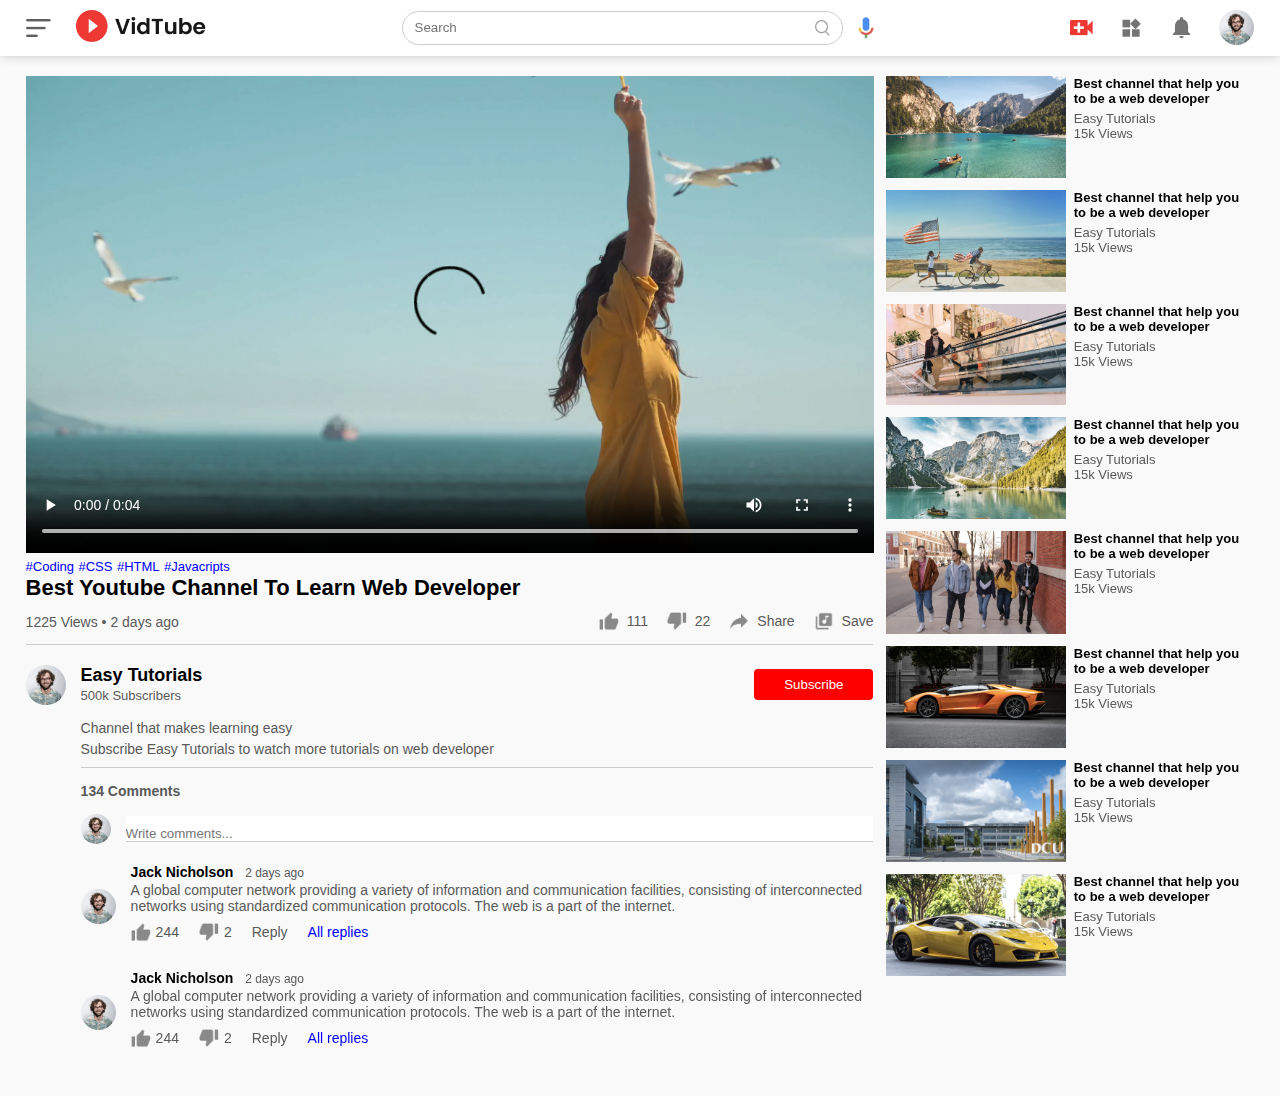
<file: play-video.html>
<!DOCTYPE html>
<html lang="en">
<head>
    <meta charset="UTF-8">
    <meta http-equiv="X-UA-Compatible" content="IE=edge">
    <meta name="viewport" content="width=device-width, initial-scale=1.0">
    <title>Document</title>
    <link rel="stylesheet" href="./access/css/youtube.css">
</head>
<body>
    
    
            <!-- ********nav********  -->
            <nav class="flex-div">
                <div class="nav-left flex-div">
                    <img src="./access/img/youtube/menu.png" class="menu-icon">
                    <a href="youtube.html">
                        <img src="./access/img/youtube/logo.png" class="logo">
                    </a>
                </div>
        
                <div class="nav-middle flex-div">
                    <div class="search-box flex-div">
                        <input type="text" placeholder="Search">
                        <img src="./access/img/youtube/search.png">
                    </div>
                    <img src="./access/img/youtube/voice-search.png" class="mic-icon">
                </div>
        
                <div class="nav-right flex-div">
                    <img src="./access/img/youtube/upload.png">
                    <img src="./access/img/youtube/more.png">
                    <img src="./access/img/youtube/notification.png">
                    <img src="./access/img/youtube/Jack.png" class="user-icon">
                    
                </div>
            </nav>

            <div class="container play-container">
                <div class="row">
                    <div class="play-video">
                        <video autoplay controls>
                            <source src="./access/img/youtube/video.mp4" type="video/mp4">
                        </video>

                        <div class="tags">
                            <a href="">#Coding</a>
                            <a href="">#CSS</a>
                            <a href="">#HTML</a>
                            <a href="">#Javacripts</a>
                        </div>

                        <h3>Best Youtube Channel To Learn Web Developer</h3>
                        <div class="play-video-info">
                            <p>1225 Views &bull; 2 days ago</p>
                            <div>
                                <a href=""><img src="./access/img/youtube/like.png">111</a>
                                <a href=""><img src="./access/img/youtube/dislike.png">22</a>
                                <a href=""><img src="./access/img/youtube/share.png">Share</a>
                                <a href=""><img src="./access/img/youtube/save.png">Save</a>
                            </div>
                        </div>
                        <hr>
                        <div class="plublisher">
                            <img src="./access/img/youtube/Jack.png">
                            <div>
                                <p>Easy Tutorials</p>
                                <span>500k Subscribers</span>
                            </div>
                            <button type="button">Subscribe</button>
                        </div>
                        <div class="vid-description">
                            <p>Channel that makes learning easy</p>
                            <p>Subscribe Easy Tutorials to watch more tutorials on web developer</p>
                            <hr>
                            <h4>134 Comments</h4>

                            <div class="add-comment">
                                <img src="./access/img/youtube/Jack.png">
                                <input type="text" placeholder="Write comments...">
                            </div>
                            <div class="old-comment">
                                <img src="./access/img/youtube/Jack.png">
                                <div>
                                    <h3>Jack Nicholson <span>2 days ago</span></h3>
                                    <p>A global computer network providing a variety 
                                        of information and communication facilities,
                                        consisting of interconnected networks using 
                                        standardized communication protocols. The web 
                                        is a part of the internet.</p>
                                    
                                        <div class="acomment-action">
                                            <img src="./access/img/youtube/like.png">
                                            <span>244</span>
                                            <img src="./access/img/youtube/dislike.png">
                                            <span>2</span>
                                            <span>Reply</span>
                                            <a href="">All replies</a>
                                        </div>
                                </div>
                            </div>

                            <div class="old-comment">
                                <img src="./access/img/youtube/Jack.png">
                                <div>
                                    <h3>Jack Nicholson <span>2 days ago</span></h3>
                                    <p>A global computer network providing a variety 
                                        of information and communication facilities,
                                        consisting of interconnected networks using 
                                        standardized communication protocols. The web 
                                        is a part of the internet.</p>
                                    
                                        <div class="acomment-action">
                                            <img src="./access/img/youtube/like.png">
                                            <span>244</span>
                                            <img src="./access/img/youtube/dislike.png">
                                            <span>2</span>
                                            <span>Reply</span>
                                            <a href="">All replies</a>
                                        </div>
                                </div>
                            </div>
                        </div>

                    </div>
                    <div class="right-sidebar">

                        <div class="side-video-list">
                            <a href="" class="small-thumbnail"><img src="./access/img/youtube/thumbnail1.png"></a>
                            <div class="vid-info">
                                <a href="">Best channel that help you to be a web developer</a>
                                <p>Easy Tutorials</p>
                                <p>15k Views</p>
                            </div>
                        </div>

                        <div class="side-video-list">
                            <a href="" class="small-thumbnail"><img src="./access/img/youtube/thumbnail2.png"></a>
                            <div class="vid-info">
                                <a href="">Best channel that help you to be a web developer</a>
                                <p>Easy Tutorials</p>
                                <p>15k Views</p>
                            </div>
                        </div>

                        <div class="side-video-list">
                            <a href="" class="small-thumbnail"><img src="./access/img/youtube/thumbnail3.png"></a>
                            <div class="vid-info">
                                <a href="">Best channel that help you to be a web developer</a>
                                <p>Easy Tutorials</p>
                                <p>15k Views</p>
                            </div>
                        </div>

                        <div class="side-video-list">
                            <a href="" class="small-thumbnail"><img src="./access/img/youtube/thumbnail4.png"></a>
                            <div class="vid-info">
                                <a href="">Best channel that help you to be a web developer</a>
                                <p>Easy Tutorials</p>
                                <p>15k Views</p>
                            </div>
                        </div>

                        <div class="side-video-list">
                            <a href="" class="small-thumbnail"><img src="./access/img/youtube/thumbnail5.png"></a>
                            <div class="vid-info">
                                <a href="">Best channel that help you to be a web developer</a>
                                <p>Easy Tutorials</p>
                                <p>15k Views</p>
                            </div>
                        </div>

                        <div class="side-video-list">
                            <a href="" class="small-thumbnail"><img src="./access/img/youtube/thumbnail6.png"></a>
                            <div class="vid-info">
                                <a href="">Best channel that help you to be a web developer</a>
                                <p>Easy Tutorials</p>
                                <p>15k Views</p>
                            </div>
                        </div>

                        <div class="side-video-list">
                            <a href="" class="small-thumbnail"><img src="./access/img/youtube/thumbnail7.png"></a>
                            <div class="vid-info">
                                <a href="">Best channel that help you to be a web developer</a>
                                <p>Easy Tutorials</p>
                                <p>15k Views</p>
                            </div>
                        </div>

                        <div class="side-video-list">
                            <a href="" class="small-thumbnail"><img src="./access/img/youtube/thumbnail8.png"></a>
                            <div class="vid-info">
                                <a href="">Best channel that help you to be a web developer</a>
                                <p>Easy Tutorials</p>
                                <p>15k Views</p>
                            </div>
                        </div>
                    </div>
                </div>
            </div>
    <script src="./access/js/youtube.js"></script>
</body>
</html>
</file>
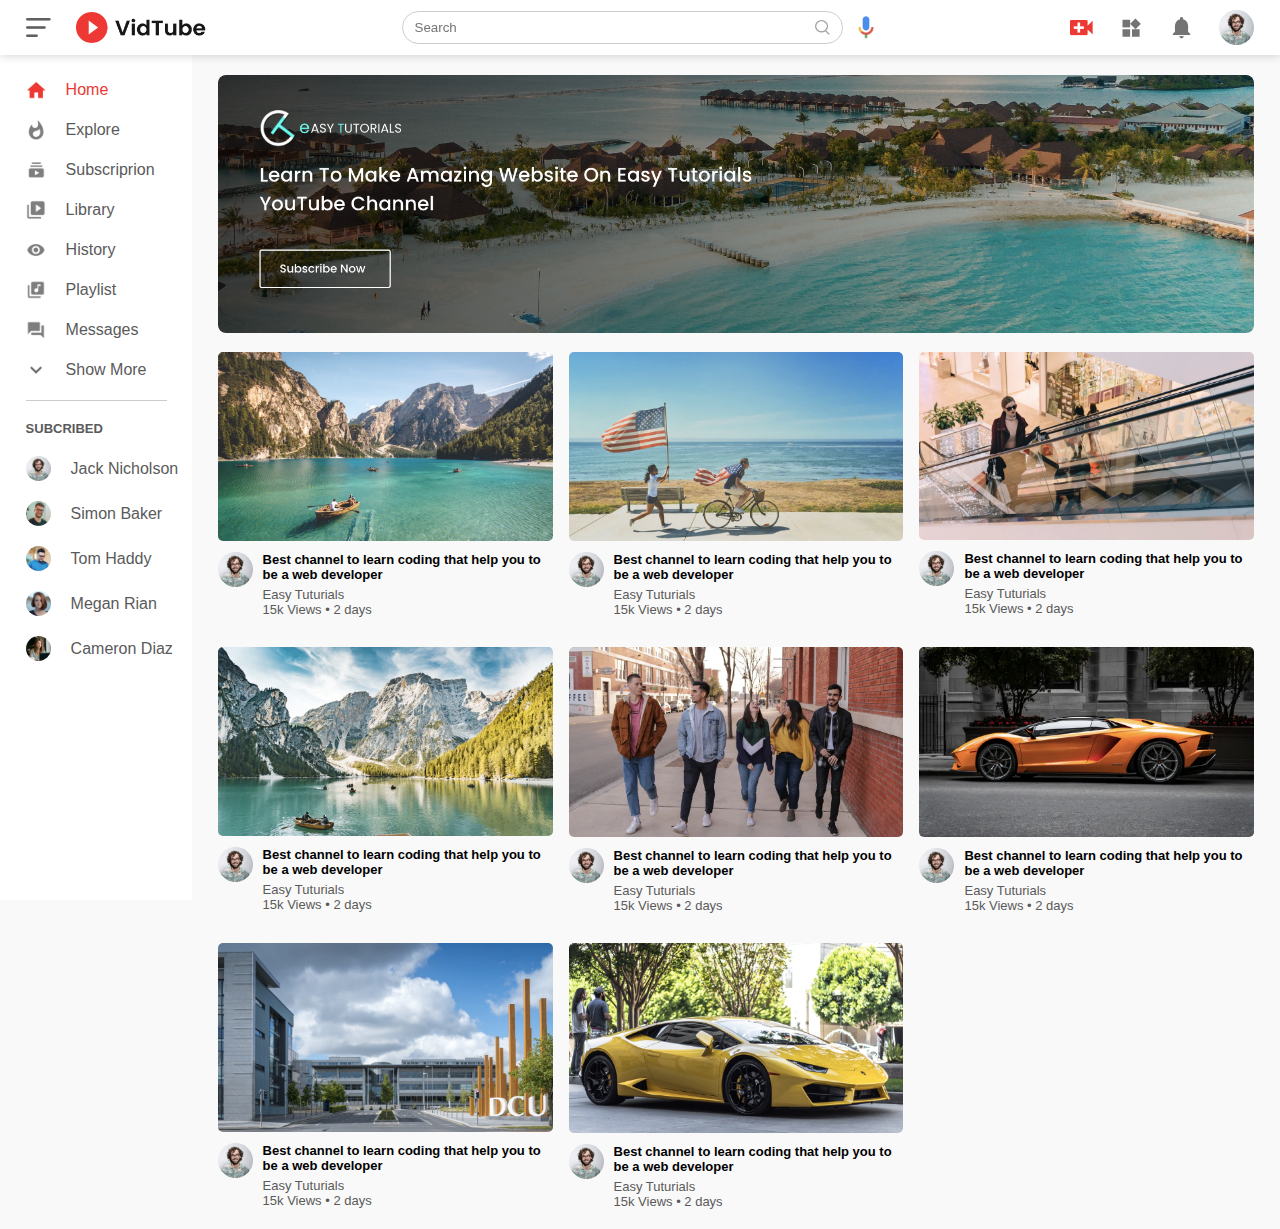
<file: youtube.html>
<!DOCTYPE html>
<html lang="en">
<head>
    <meta charset="UTF-8">
    <meta http-equiv="X-UA-Compatible" content="IE=edge">
    <meta name="viewport" content="width=device-width, initial-scale=1.0">
    <title>Document</title>
    <link rel="stylesheet" href="./access/css/youtube.css">
</head>
<body>
    
            <!-- ********nav********  -->
    <nav class="flex-div">
        <div class="nav-left flex-div">
            <img src="./access/img/youtube/menu.png" class="menu-icon">
            <img src="./access/img/youtube/logo.png" class="logo">
        </div>

        <div class="nav-middle flex-div">
            <div class="search-box flex-div">
                <input type="text" placeholder="Search">
                <img src="./access/img/youtube/search.png">
            </div>
            <img src="./access/img/youtube/voice-search.png" class="mic-icon">
        </div>

        <div class="nav-right flex-div">
            <img src="./access/img/youtube/upload.png">
            <img src="./access/img/youtube/more.png">
            <img src="./access/img/youtube/notification.png">
            <img src="./access/img/youtube/Jack.png" class="user-icon">
            
        </div>
    </nav>
            <!--*********** sibar ********** -->
    <div class="sidebar">
        <div class="shortcut-links">
            <a href=""><img src="./access/img/youtube/home.png"><p>Home</p></a>
            <a href=""><img src="./access/img/youtube/explore.png"><p>Explore</p></a>
            <a href=""><img src="./access/img/youtube/subscriprion.png"><p>Subscriprion</p></a>
            <a href=""><img src="./access/img/youtube/library.png"><p>Library</p></a>
            <a href=""><img src="./access/img/youtube/history.png"><p>History</p></a>
            <a href=""><img src="./access/img/youtube/playlist.png"><p>Playlist</p></a>
            <a href=""><img src="./access/img/youtube/messages.png"><p>Messages</p></a>
            <a href=""><img src="./access/img/youtube/show-more.png"><p>Show More</p></a>
            <hr>
        </div>

        <div class="subcribed-list">
            <h3>SUBCRIBED</h3>
            <a href=""><img src="./access/img/youtube/Jack.png"><p>Jack Nicholson</p></a>
            <a href=""><img src="./access/img/youtube/simon.png"><p>Simon Baker</p></a>
            <a href=""><img src="./access/img/youtube/tom.png"><p>Tom Haddy</p></a>
            <a href=""><img src="./access/img/youtube/megan.png"><p>Megan Rian</p></a>
            <a href=""><img src="./access/img/youtube/cameron.png"><p>Cameron Diaz</p></a>
        </div>
    </div>
            <!--*********** main******** -->
    <div class="container">
        <div class="banner">
            <img src="./access/img/youtube/banner.png">
        </div>
        <div class="list-container">
            <div class="vid-list">
                <a href="play-video.html"><img src="./access/img/youtube/thumbnail1.png" class="thumbnail"></a>
                <div class="flex-div">
                    <img src="./access/img/youtube/Jack.png">
                    <div class="vid-info">
                        <a href="play-video.html">Best channel to learn coding that help you to be a web developer</a>
                        <p>Easy Tuturials</p>
                        <p>15k Views &bull; 2 days</p>
                    </div>
                </div>
            </div>
            <div class="vid-list">
                <a href=""><img src="./access/img/youtube/thumbnail2.png" class="thumbnail"></a>
                <div class="flex-div">
                    <img src="./access/img/youtube/Jack.png">
                    <div class="vid-info">
                        <a href="">Best channel to learn coding that help you to be a web developer</a>
                        <p>Easy Tuturials</p>
                        <p>15k Views &bull; 2 days</p>
                    </div>
                </div>
            </div>
            <div class="vid-list">
                <a href=""><img src="./access/img/youtube/thumbnail3.png" class="thumbnail"></a>
                <div class="flex-div">
                    <img src="./access/img/youtube/Jack.png">
                    <div class="vid-info">
                        <a href="">Best channel to learn coding that help you to be a web developer</a>
                        <p>Easy Tuturials</p>
                        <p>15k Views &bull; 2 days</p>
                    </div>
                </div>
            </div>
            <div class="vid-list">
                <a href=""><img src="./access/img/youtube/thumbnail4.png" class="thumbnail"></a>
                <div class="flex-div">
                    <img src="./access/img/youtube/Jack.png">
                    <div class="vid-info">
                        <a href="">Best channel to learn coding that help you to be a web developer</a>
                        <p>Easy Tuturials</p>
                        <p>15k Views &bull; 2 days</p>
                    </div>
                </div>
            </div>
            <div class="vid-list">
                <a href=""><img src="./access/img/youtube/thumbnail5.png" class="thumbnail"></a>
                <div class="flex-div">
                    <img src="./access/img/youtube/Jack.png">
                    <div class="vid-info">
                        <a href="">Best channel to learn coding that help you to be a web developer</a>
                        <p>Easy Tuturials</p>
                        <p>15k Views &bull; 2 days</p>
                    </div>
                </div>
            </div>
            <div class="vid-list">
                <a href=""><img src="./access/img/youtube/thumbnail6.png" class="thumbnail"></a>
                <div class="flex-div">
                    <img src="./access/img/youtube/Jack.png">
                    <div class="vid-info">
                        <a href="">Best channel to learn coding that help you to be a web developer</a>
                        <p>Easy Tuturials</p>
                        <p>15k Views &bull; 2 days</p>
                    </div>
                </div>
            </div>
           
            <div class="vid-list">
                <a href=""><img src="./access/img/youtube/thumbnail7.png" class="thumbnail"></a>
                <div class="flex-div">
                    <img src="./access/img/youtube/Jack.png">
                    <div class="vid-info">
                        <a href="">Best channel to learn coding that help you to be a web developer</a>
                        <p>Easy Tuturials</p>
                        <p>15k Views &bull; 2 days</p>
                    </div>
                </div>
            </div>
            <div class="vid-list">
                <a href=""><img src="./access/img/youtube/thumbnail8.png" class="thumbnail"></a>
                <div class="flex-div">
                    <img src="./access/img/youtube/Jack.png">
                    <div class="vid-info">
                        <a href="">Best channel to learn coding that help you to be a web developer</a>
                        <p>Easy Tuturials</p>
                        <p>15k Views &bull; 2 days</p>
                    </div>
                </div>
            </div>
        </div>


    </div>


    <script src="./access/js/youtube.js"></script>
</body>
</html>
</file>
<file: access/css/youtube.css>
*{
    margin: 0;
    padding: 0;
    box-sizing: border-box;
    font-family: 'poppins', sans-serif;
}

a{
    text-decoration: none;
    color: #5a5a5a;
}

img{
    cursor: pointer;
}

.flex-div{
    display: flex;
    align-items: center;
}

nav{
    justify-content: space-between;
    padding: 10px 2%;
    background: #fff;
    position: sticky;
    top: 0;
    z-index: 10;
    box-shadow: 0 0 10px rgba(0, 0, 0, 0.2);
}

.nav-right img{
    width: 25px;
    margin-right: 25px;
}

.nav-right .user-icon{
    width: 35px;
    border-radius: 50%;
    margin-right: 0;
}

.nav-left .menu-icon{
    width: 25px;
    margin-right: 25px;
}

.nav-left .logo{
    width: 130px;
}

.nav-middle .mic-icon{
    width: 16px;
}

.nav-middle .search-box{
    border: 1px solid #ccc;
    border-radius: 25px;
    margin-right: 15px;
    padding: 8px 12px;
}

.nav-middle .search-box input{
    width: 400px;
    background: transparent;
    border: 0;
    outline: 0;
}

.nav-middle .search-box img{
    width: 15px;
}

/* *********** sibar ********** */
.sidebar{
    background: #fff;
    width: 15%;
    height: 100vh;
    position: fixed;
    top: 0;
    padding-left: 2%;
    padding-top: 80px;
}

.small-sidebar{
    width: 5%;
}

.small-sidebar p{
    display: none;
}

.small-sidebar h3{
    display: none;
}

.small-sidebar hr{
    width: 50%;
    margin-bottom: 25px;
}

.shortcut-links img{
    width: 20px;
    margin-right: 20px;
}

.shortcut-links a{
    display: flex;
    align-items: center;
    margin-bottom: 20px;
    width: fit-content;
    flex-wrap: wrap;
}

.shortcut-links a:first-child{
    color: #ed3833;
}

.sidebar hr{
    height: 1px;
    background: #ccc;
    width: 85%;
    border: 0;
}

.subcribed-list h3{
    font-size: 13px;
    margin: 20px 0;
    color: #5a5a5a;
}

.subcribed-list a{
    display: flex;
    align-items: center;
    margin-bottom: 20px;
    width: fit-content;
    flex-wrap: wrap;
}

.subcribed-list a img{
    width: 25px;
    border-radius: 50%;
    margin-right: 20px;
}

/* *********** main********  */
.container{
    padding: 20px 2% 20px 17%;
    background: #f9f9f9;
}

.large-container{
    padding-left: 7%;
}


.banner{
    width: 100%;
}

.banner img{
    width: 100%;
    border-radius: 8px;
}

.list-container{
    display: grid;
    grid-template-columns: repeat(auto-fit, minmax(250px, 1fr));
    grid-column-gap:16px ;
    grid-row-gap:30px ;
    margin-top: 15px;
}

.vid-list .thumbnail{
    width: 100%;
    border-radius: 5px;
}

.vid-list .flex-div{
    align-items: flex-start;
    margin-top: 7px;
}

.vid-list .flex-div img{
    width: 35px;
    margin-right: 10px;
    border-radius: 50%;
}

.vid-info{
    color: #5a5a5a;
    font-size: 13px;
}

.vid-info a{
    font-weight: 600;
    color: #000;
    display: block;
    margin-bottom: 5px;
}


@media (max-width: 900px){
    .menu-icon{
        display: none;
    }
    .sidebar{
        display: none;
    }
    .container, .large-container{
        padding-left: 5%;
        padding-right: 5%;
    }
    .nav-middle .search-box input{
        width: 100px;
    }
    .nav-right img{
        display: none;
    }
    .nav-right .user-icon{
        display: block;
        width: 30px;
    }
    .nav-middle .mic-icon{
        display: none;
    }
    .nav-left .logo{
        width: 90px;
    }
}

/* ***********play video page ********** */
.play-container{
    padding-left: 2%;
}

.row{
    display: flex;
    justify-content: space-between;
    flex-wrap: wrap;
}

.play-video{
    flex-basis: 69%;
}

.right-sidebar{
    flex-basis: 30%;
}

.play-video video{
    width: 100%;
}

.side-video-list{
    display: flex;
    justify-content: space-between;
    margin-bottom: 8px;
}

.side-video-list img{
    width: 100%;
}

.side-video-list .small-thumbnail{
    flex-basis: 49%;
}

.side-video-list .vid-info{
    flex-basis: 49%;

}

.play-video .tags a{
    color: #0000ff;
    font-size: 13px;
}

.play-video h3{
    font-weight: 600;
    font-size: 22px;
}

.play-video .play-video-info{
    display: flex;
    align-items: center;
    justify-content: space-between;
    flex-wrap: wrap;
    margin-top: 10px;
    font-size: 14px;
    color: #5a5a5a;
}

.play-video-info a img{
    width: 20px;
    margin-right: 8px;
}

.play-video-info a{
    display: inline-flex;
    align-items: center;
    margin-left: 15px;
}

.play-video hr{
    height: 1px;
    background: #ccc;
    border: 0;
    margin: 10px 0;
}

.plublisher{
    display: flex;
    align-items: center;
    margin-top: 20px;
}

.plublisher div{
    flex: 1;
}

.plublisher img{
    width: 40px;
    border-radius: 50%;
    margin-right: 15px;
}

.plublisher div p{
    font-weight: 600;
    color: #000;
    font-size: 18px;
}

.plublisher div span{
    font-size: 13px;
    color: #5a5a5a;
}

.plublisher button{
    background: red;
    color: #fff;
    padding: 8px 30px;
    border: 0;
    outline: 0;
    border-radius: 4px;
    cursor: pointer;
}

.vid-description{
    padding-left: 55px;
    margin: 15px 0;
}

.vid-description p{
    font-size: 14px;
    margin-bottom: 5px;
    color: #5a5a5a;
} 

.vid-description h4{
    font-size: 14px;
    color: #5a5a5a;
    margin-top: 15px; 
}

.add-comment{
    display: flex;
    align-items: center;
    margin: 15px 0;
}

.add-comment img{
    width: 30px;
    border-radius: 50%;
    margin-right: 15px;
}

.add-comment input{
    border: 0;
    outline: 0;
    border-bottom: 1px solid #ccc;
    width: 100%;
    padding-top: 10px;
}

.old-comment{
    display: flex;
    align-items: center;
    margin: 20px 0;
}

.old-comment img{
    width: 35px;
    border-radius: 50%;
    margin-right: 15px;
}

.old-comment h3{
    font-weight: 600;
    font-size: 14px;
    margin-bottom: 2px;
}

.old-comment h3 span{
    font-size: 12px;
    color: #5a5a5a;
    font-weight: 500;
    margin-left: 8px;
}

.old-comment .acomment-action{
    display: flex;
    align-items: center;
    margin: 8px 0;
    font-size: 14px;
}

.old-comment .acomment-action img{
    border-radius: 0;
    width: 20px;
    margin-right:5px ;
}

.old-comment .acomment-action span{
    margin-right: 20px;
    color: #5a5a5a;
}

.old-comment .acomment-action a{
    color: #0000ff;
}

@media (max-width: 900px){
    .play-video{
        flex-basis: 100%;
    }
    .right-sidebar{
        flex-basis: 100%;
    }
    .play-container{
        padding-left: 5%;
    }
    .vid-description{
        padding-left: 0;
    }
    .play-video-info a{
        margin-left: 0;
        margin-right: 15px;
        margin-top: 15px;
    }
}
</file>
